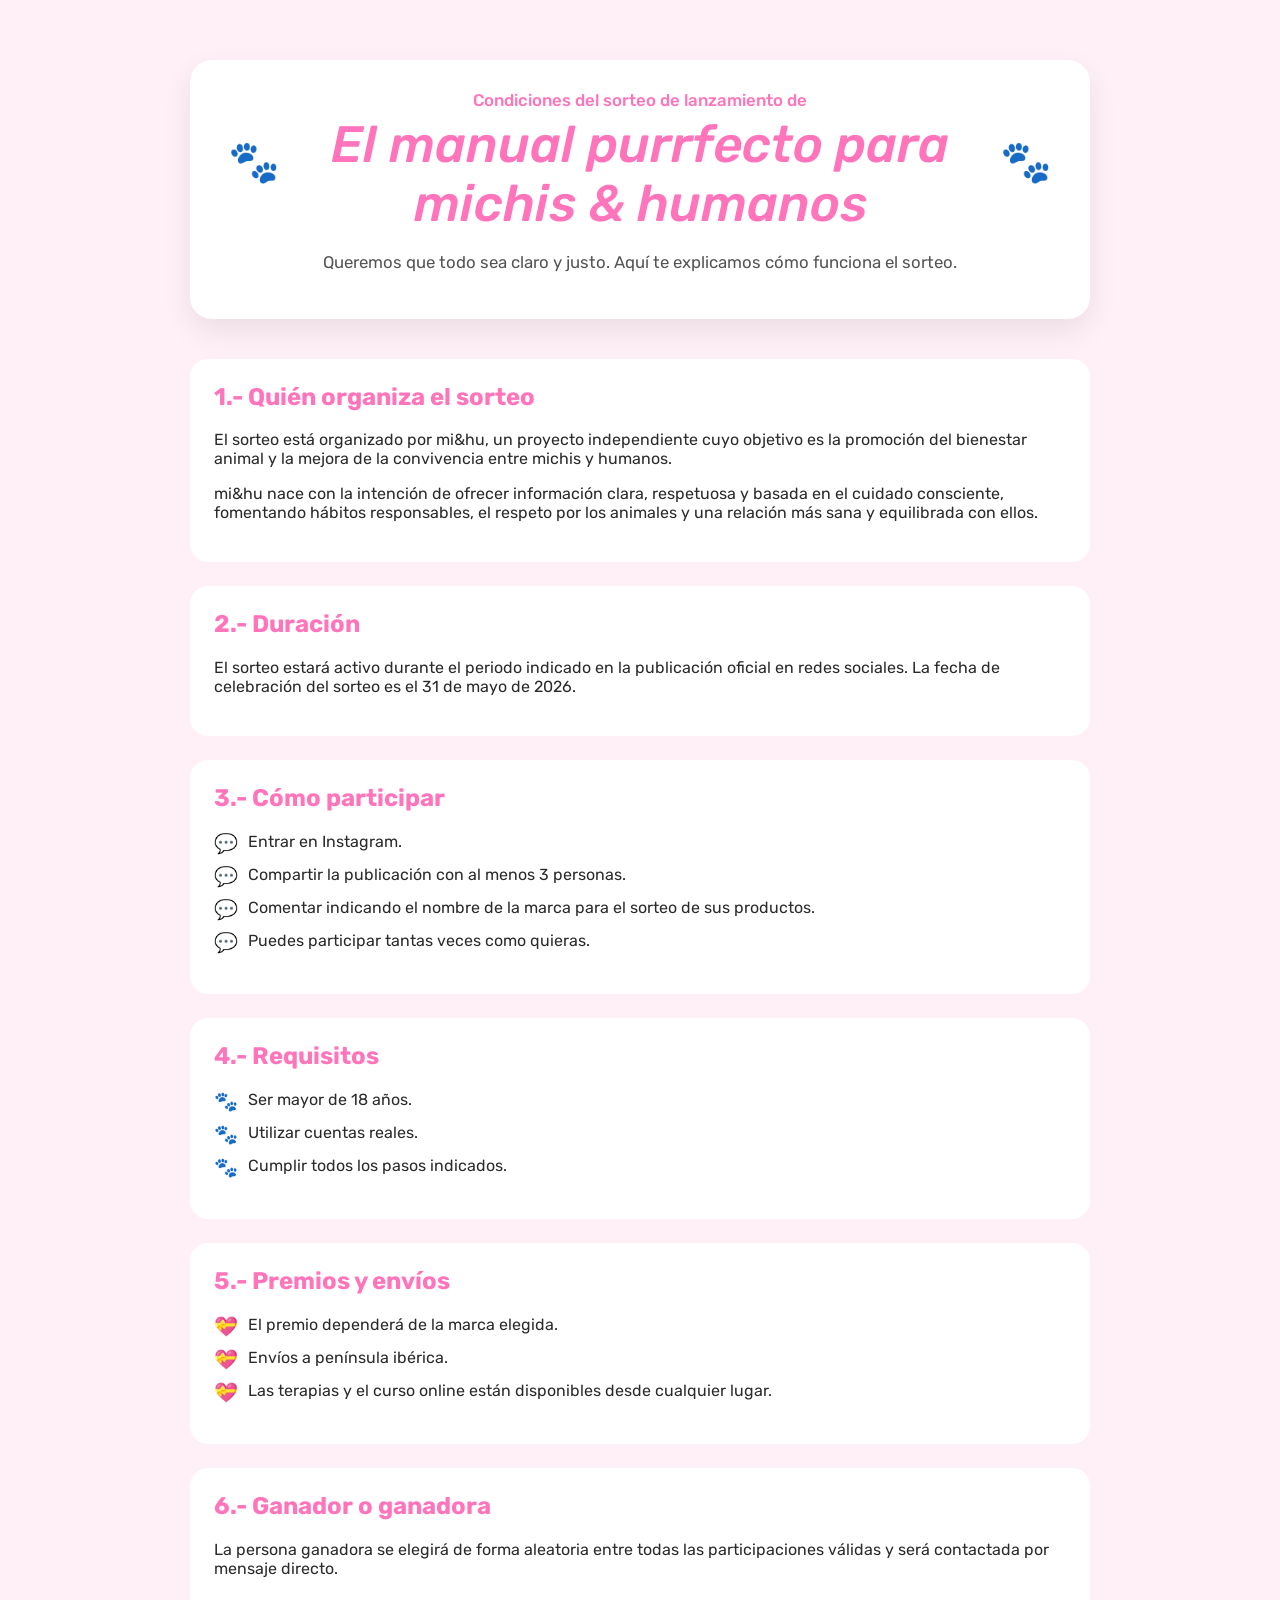
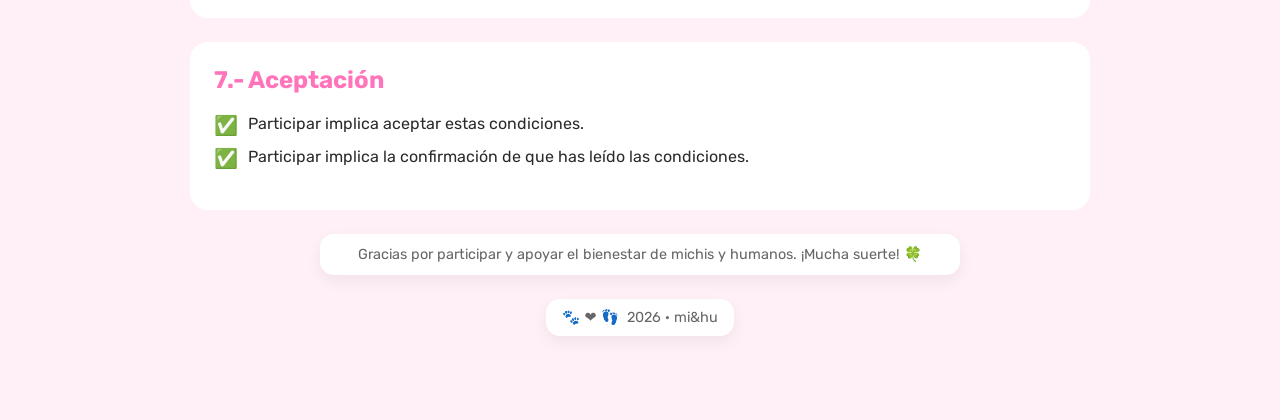
<file: condiciones.html>
<!DOCTYPE html>
<html lang="es">

<head>
  <meta charset="UTF-8">
  <title>Condiciones del sorteo — mi&hu</title>
  <meta name="viewport" content="width=device-width, initial-scale=1.0">
  <link rel="shortcut icon" href="Imagenes/michi.ico">

  <!-- FUENTE RUBIK -->
  <link rel="preconnect" href="https://fonts.googleapis.com">
  <link rel="preconnect" href="https://fonts.gstatic.com" crossorigin>
  <link href="https://fonts.googleapis.com/css2?family=Rubik:wght@400;500;600;700;800&display=swap" rel="stylesheet">

  <style>
    body {
      margin: 0;
      font-family: 'Rubik', system-ui, sans-serif;
      background: #fff0f7;
      color: #2b2b2b;
    }

    .legal-page {
      max-width: 900px;
      margin: 0 auto;
      padding: 60px 20px;
      text-align: center;
    }

    /* ───────── TÍTULO ───────── */

    .title-box {
      display: inline-block;
      background: #ffffff;
      padding: 30px 38px;
      border-radius: 22px;
      box-shadow: 0 12px 30px rgba(0, 0, 0, 0.08);
      margin-bottom: 40px;
    }

    .title-decor {
      display: flex;
      align-items: center;
      justify-content: center;
      gap: 24px;
      margin-bottom: 18px;
    }

    .paw {
      font-size: 2.6rem;
      line-height: 1;
    }

    .title-text {
      text-align: center;
    }

    .title-pre {
      margin: 0 0 6px;
      font-size: 1.05rem;
      color: #ff74ba;
      font-weight: 500;
    }

    .title-main {
      margin: 0;
      font-size: 2.8rem;
      color: #ff74ba;
      line-height: 1.15;
      font-weight: 500;
    }

    @media (min-width: 900px) {
      .title-top {
        font-size: 2.5rem;
      }

      .title-main {
        font-size: 3.2rem;
      }
    }

    .intro {
      margin-top: 14px;
      color: #555;
      max-width: 700px;
      margin-left: auto;
      margin-right: auto;
      font-size: 1.05rem;
    }

    /* ───────── CONTENIDO ───────── */

    .block {
      background: #fff;
      border-radius: 18px;
      padding: 24px 24px 24px 24px;
      margin-bottom: 24px;
      text-align: left;
      box-sizing: border-box;
    }

    .block h2 {
      margin-top: 0;
      color: #ff74ba;
      font-weight: 700;
    }

    .icon-list {
      list-style: none;
      padding: 0;
    }

    .icon-list li {
      display: flex;
      gap: 10px;
      margin: 10px 0;
      align-items: flex-start;
    }

    .icon {
      font-size: 1.2rem;
    }

    /* ───────── FOOTER ───────── */

    .footer-box {
      display: block;
      background: #ffffff;
      padding: 12px 20px;
      border-radius: 14px;
      box-shadow: 0 6px 16px rgba(0, 0, 0, 0.06);
      margin: 24px auto;
      max-width: 600px;
    }

    .footer-box.compact {
      max-width: fit-content;
      padding: 10px 16px;
    }

    .footer-text {
      margin: 0;
      font-size: 0.9rem;
      color: #666;
      text-align: center;
    }
  </style>
</head>

<body>
  <main class="legal-page">

    <!-- TÍTULO -->
    <div class="title-box">
      <div class="title-decor">
        <span class="paw">🐾</span>

        <div class="title-text">
          <p class="title-pre">
            Condiciones del sorteo de lanzamiento de
          </p>

        <h1 class="title-main">
  <em>El manual purrfecto para michis &amp; humanos</em>
</h1>

        </div>

        <span class="paw">🐾</span>
      </div>

      <p class="intro">
        Queremos que todo sea claro y justo.
        Aquí te explicamos cómo funciona el sorteo.
      </p>
    </div>

    <!-- CONTENIDO -->
    <section class="block">
      <h2>1.- Quién organiza el sorteo</h2>
      <p>
        El sorteo está organizado por mi&hu, un proyecto independiente
        cuyo objetivo es la promoción del bienestar animal y la mejora
        de la convivencia entre michis y humanos.
      </p>
      <p>
        mi&hu nace con la intención de ofrecer información clara, respetuosa y basada
        en el cuidado consciente, fomentando hábitos responsables, el respeto por los
        animales y una relación más sana y equilibrada con ellos.
      </p>
    </section>

    <section class="block">
      <h2>2.- Duración</h2>
      <p>
        El sorteo estará activo durante el periodo indicado en la publicación oficial
        en redes sociales. La fecha de celebración del sorteo es el 31 de mayo de 2026.
      </p>
    </section>

    <section class="block">
      <h2>3.- Cómo participar</h2>
      <ul class="icon-list">
        <li><span class="icon">💬</span> Entrar en Instagram.</li>
        <li><span class="icon">💬</span> Compartir la publicación con al menos 3 personas.</li>
        <li><span class="icon">💬</span> Comentar indicando el nombre de la marca para el sorteo de sus productos.</li>
        <li><span class="icon">💬</span> Puedes participar tantas veces como quieras.</li>
      </ul>
    </section>

    <section class="block">
      <h2>4.- Requisitos</h2>
      <ul class="icon-list">
        <li><span class="icon">🐾</span> Ser mayor de 18 años.</li>
        <li><span class="icon">🐾</span> Utilizar cuentas reales.</li>
        <li><span class="icon">🐾</span> Cumplir todos los pasos indicados.</li>
      </ul>
    </section>

    <section class="block">
      <h2>5.- Premios y envíos</h2>
      <ul class="icon-list">
        <li><span class="icon">💝</span> El premio dependerá de la marca elegida.</li>
        <li><span class="icon">💝</span> Envíos a península ibérica.</li>
        <li><span class="icon">💝</span> Las terapias y el curso online están disponibles desde cualquier lugar.</li>
      </ul>
    </section>

    <section class="block">
      <h2>6.- Ganador o ganadora</h2>
      <p>
        La persona ganadora se elegirá de forma aleatoria entre todas las participaciones
        válidas y será contactada por mensaje directo.
      </p>
    </section>

    <section class="block">
      <h2>7.- Aceptación</h2>
      <ul class="icon-list">
        <li><span class="icon">✅</span> Participar implica aceptar estas condiciones.</li>
        <li><span class="icon">✅</span> Participar implica la confirmación de que has leído las condiciones.</li>
      </ul>
    </section>

    <!-- FOOTER -->
    <div class="footer-box">
      <p class="footer-text">
        Gracias por participar y apoyar el bienestar de michis y humanos.
        ¡Mucha suerte! 🍀 
      </p>
    </div>

    <div class="footer-box compact">
      <p class="footer-text">
        🐾 ❤️ 👣 &nbsp;2026 · mi&hu
      </p>
    </div>

  </main>
</body>
</html>
</file>
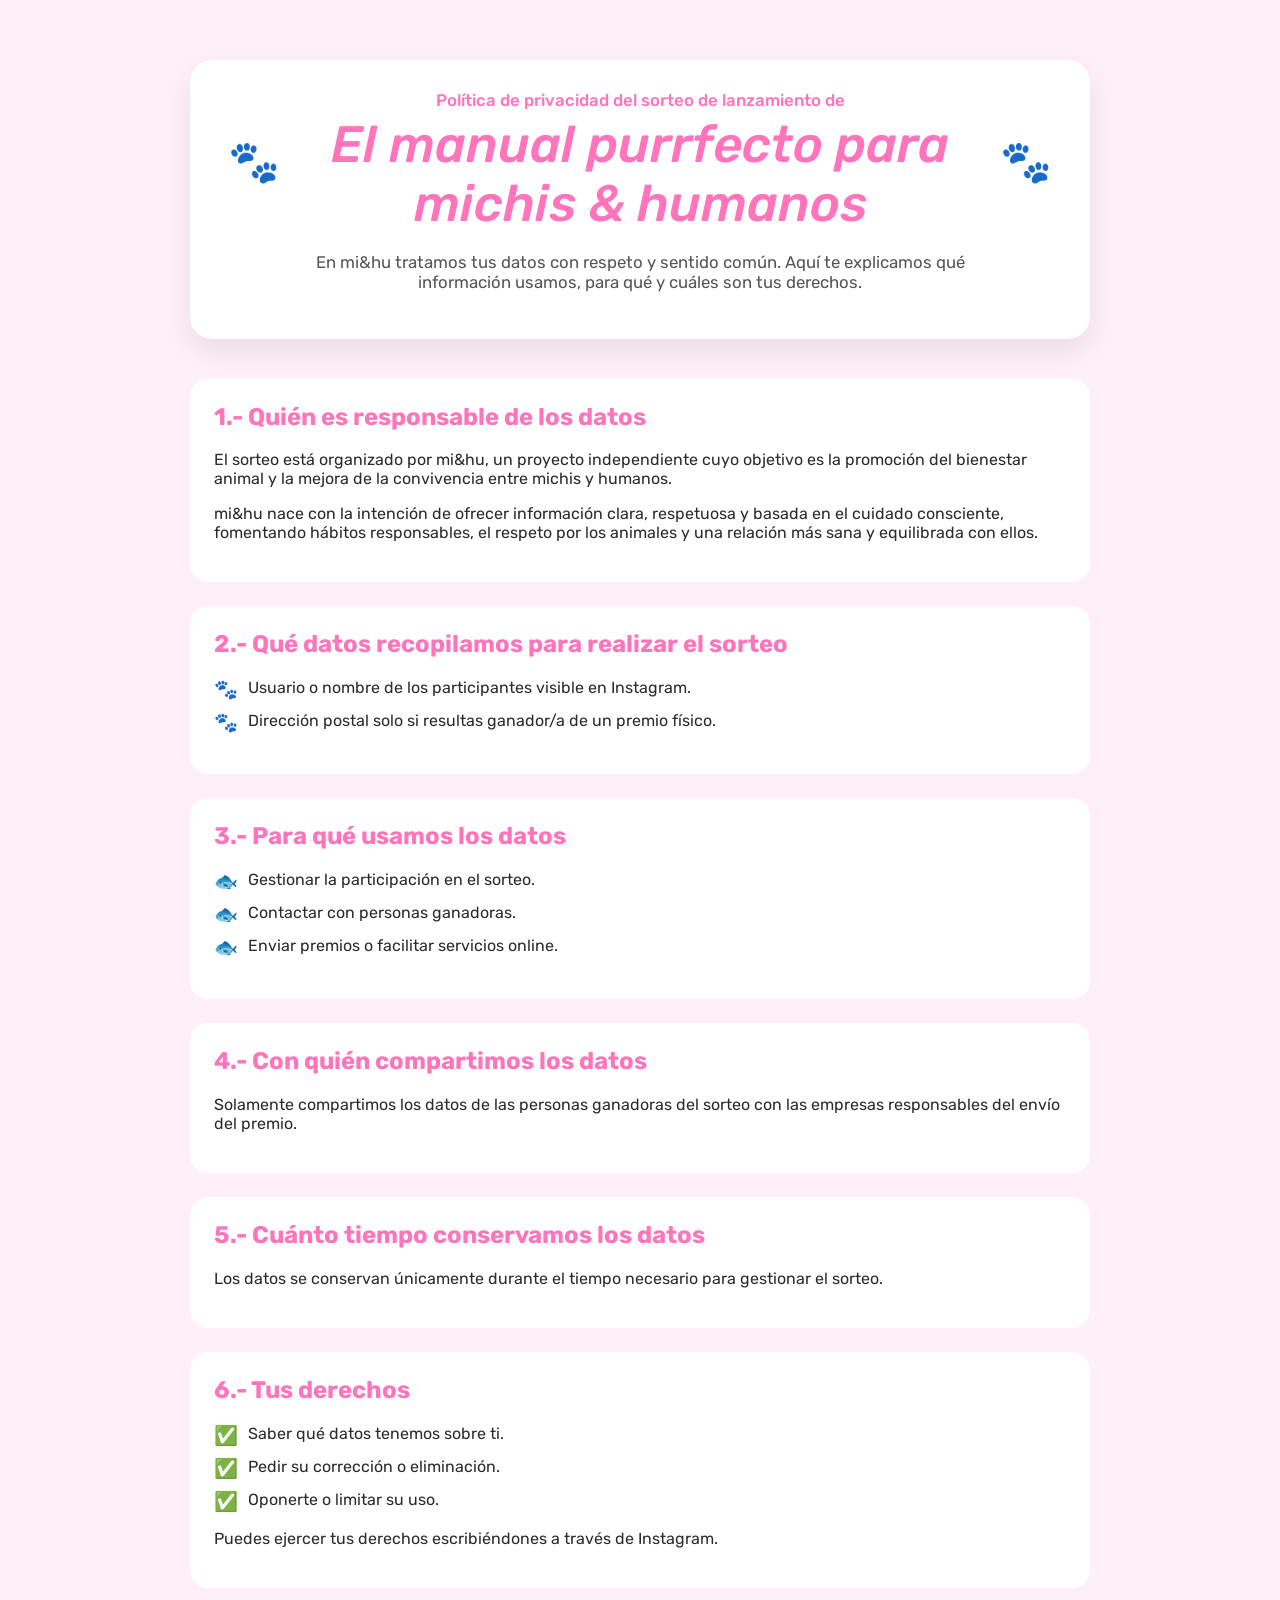
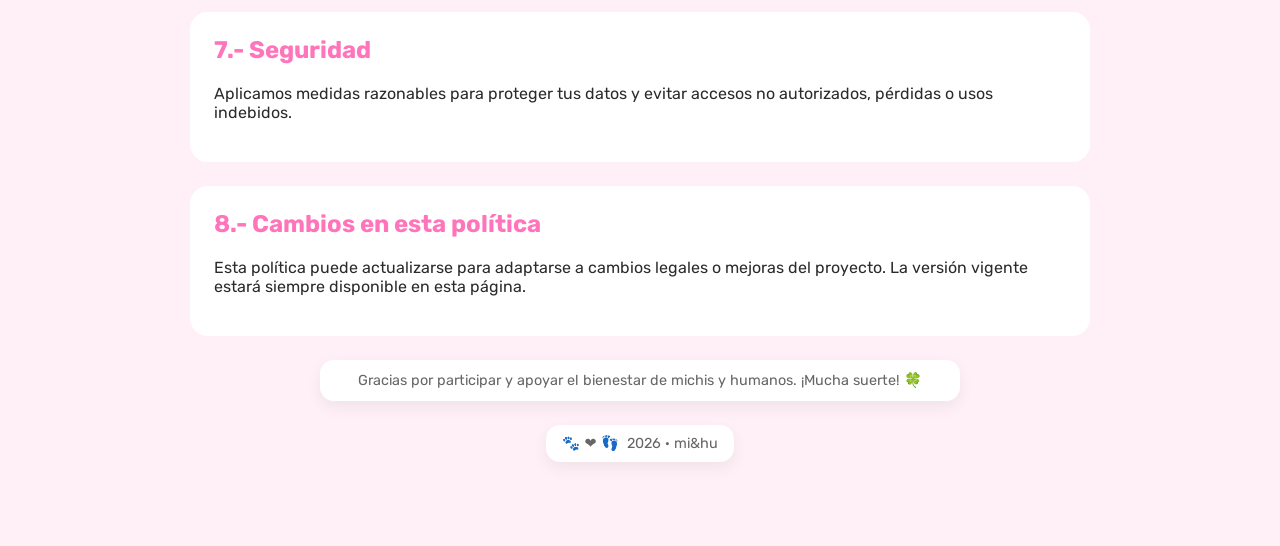
<file: privacidad.html>
<!DOCTYPE html>
<html lang="es">

<head>
    <meta charset="UTF-8">
    <title>Política de privacidad — mi&hu</title>
    <meta name="viewport" content="width=device-width, initial-scale=1.0">
    <link rel="shortcut icon" href="Imagenes/michi.ico">

    <!-- FUENTE RUBIK -->
    <link rel="preconnect" href="https://fonts.googleapis.com">
    <link rel="preconnect" href="https://fonts.gstatic.com" crossorigin>
    <link href="https://fonts.googleapis.com/css2?family=Rubik:wght@400;500;700;800&display=swap" rel="stylesheet">

    <style>
        body {
            margin: 0;
            font-family: 'Rubik', system-ui, sans-serif;
            background: #fff0f7;
            color: #2b2b2b;
        }

        .legal-page {
            max-width: 900px;
            margin: 0 auto;
            padding: 60px 20px;
            text-align: center;
        }

        /* ───────── TÍTULO ───────── */

        .title-box {
            display: inline-block;
            background: #ffffff;
            padding: 30px 38px;
            border-radius: 22px;
            box-shadow: 0 12px 30px rgba(0, 0, 0, 0.08);
            margin-bottom: 40px;
        }

        .title-decor {
            display: flex;
            align-items: center;
            justify-content: center;
            gap: 24px;
            margin-bottom: 18px;
        }

        .paw {
            font-size: 2.6rem;
            line-height: 1;
        }

        .title-text {
            text-align: center;
        }

        .title-pre {
            margin: 0 0 6px;
            font-size: 1.05rem;
            color: #ff74ba;
            font-weight: 500;
        }

        .title-main {
            margin: 0;
            font-size: 2.8rem;
            color: #ff74ba;
            line-height: 1.15;
            font-weight: 500;
        }

        @media (min-width: 900px) {
            .title-main {
                font-size: 3.2rem;
            }
        }

        .intro {
            margin-top: 14px;
            color: #555;
            max-width: 700px;
            margin-left: auto;
            margin-right: auto;
            font-size: 1.05rem;
        }

        /* ───────── CONTENIDO ───────── */

        .block {
            background: #fff;
            border-radius: 18px;
            padding: 24px;
            margin-bottom: 24px;
            text-align: left;
        }

        .block h2 {
            margin-top: 0;
            color: #ff74ba;
            font-weight: 700;
        }

        .icon-list {
            list-style: none;
            padding: 0;
        }

        .icon-list li {
            display: flex;
            gap: 10px;
            margin: 10px 0;
            align-items: flex-start;
        }

        .icon {
            font-size: 1.2rem;
        }

        /* ───────── FOOTER ───────── */

        .footer-box {
            display: block;
            background: #ffffff;
            padding: 12px 20px;
            border-radius: 14px;
            box-shadow: 0 6px 16px rgba(0, 0, 0, 0.06);
            margin: 10px auto 24px;
            max-width: 600px;
        }

        .footer-box.compact {
            max-width: fit-content;
            padding: 10px 16px;
        }

        .footer-text {
            margin: 0;
            font-size: 0.9rem;
            color: #666;
            text-align: center;
        }
    </style>
</head>

<body>
    <main class="legal-page">

        <!-- TÍTULO -->
        <div class="title-box">
            <div class="title-decor">
                <span class="paw">🐾</span>

                <div class="title-text">
                    <p class="title-pre">
                        Política de privacidad del sorteo de lanzamiento de
                    </p>

                    <h1 class="title-main">
                        <em>El manual purrfecto para michis &amp; humanos</em>
                    </h1>

                </div>

                <span class="paw">🐾</span>
            </div>

            <p class="intro">
                En mi&hu tratamos tus datos con respeto y sentido común.
                Aquí te explicamos qué información usamos, para qué y cuáles son tus derechos.
            </p>
        </div>

        <!-- CONTENIDO -->

        <section class="block">
            <h2>1.- Quién es responsable de los datos</h2>
            <p>
                El sorteo está organizado por mi&hu, un proyecto independiente
                cuyo objetivo es la promoción del bienestar animal y la mejora
                de la convivencia entre michis y humanos.
            </p>
            <p>
                mi&hu nace con la intención de ofrecer información clara, respetuosa y basada
                en el cuidado consciente, fomentando hábitos responsables, el respeto por los
                animales y una relación más sana y equilibrada con ellos.
            </p>
        </section>
        </section>

        <section class="block">
            <h2>2.- Qué datos recopilamos para realizar el sorteo</h2>
            <ul class="icon-list">
                <li><span class="icon">🐾</span> Usuario o nombre de los participantes visible en Instagram.</li>
                <li><span class="icon">🐾</span> Dirección postal solo si resultas ganador/a de un premio físico.</li>
            </ul>
        </section>

        <section class="block">
            <h2>3.- Para qué usamos los datos</h2>
            <ul class="icon-list">
                <li><span class="icon">🐟</span> Gestionar la participación en el sorteo.</li>
                <li><span class="icon">🐟</span> Contactar con personas ganadoras.</li>
                <li><span class="icon">🐟</span> Enviar premios o facilitar servicios online.</li>
            </ul>
        </section>



        <section class="block">
            <h2>4.- Con quién compartimos los datos</h2>
            <p>
                Solamente compartimos los datos de las personas ganadoras del sorteo con las empresas responsables del envío del premio.
            </p>
        </section>

        <section class="block">
            <h2>5.- Cuánto tiempo conservamos los datos</h2>
            <p>
                Los datos se conservan únicamente durante el tiempo necesario para gestionar el sorteo.
            </p>
        </section>

        <section class="block">
            <h2>6.- Tus derechos</h2>
            <ul class="icon-list">
                <li><span class="icon">✅</span> Saber qué datos tenemos sobre ti.</li>
                <li><span class="icon">✅</span> Pedir su corrección o eliminación.</li>
                <li><span class="icon">✅</span> Oponerte o limitar su uso.</li>
            </ul>
            <p>
                Puedes ejercer tus derechos escribiéndones a través de Instagram.
            </p>
        </section>

        <section class="block">
            <h2>7.- Seguridad</h2>
            <p>
                Aplicamos medidas razonables para proteger tus datos y evitar accesos no autorizados,
                pérdidas o usos indebidos.
            </p>
        </section>


        <section class="block">
            <h2>8.- Cambios en esta política</h2>
            <p>
                Esta política puede actualizarse para adaptarse a cambios legales o mejoras del proyecto.
                La versión vigente estará siempre disponible en esta página.
            </p>
        </section>

        <!-- FOOTER -->

        <div class="footer-box">
            <p class="footer-text">
                Gracias por participar y apoyar el bienestar de michis y humanos.
                ¡Mucha suerte! 🍀
            </p>
        </div>

        <div class="footer-box compact">
            <p class="footer-text">
                🐾 ❤️ 👣 &nbsp;2026 · mi&hu
            </p>
        </div>

    </main>
</body>

</html>
</file>
